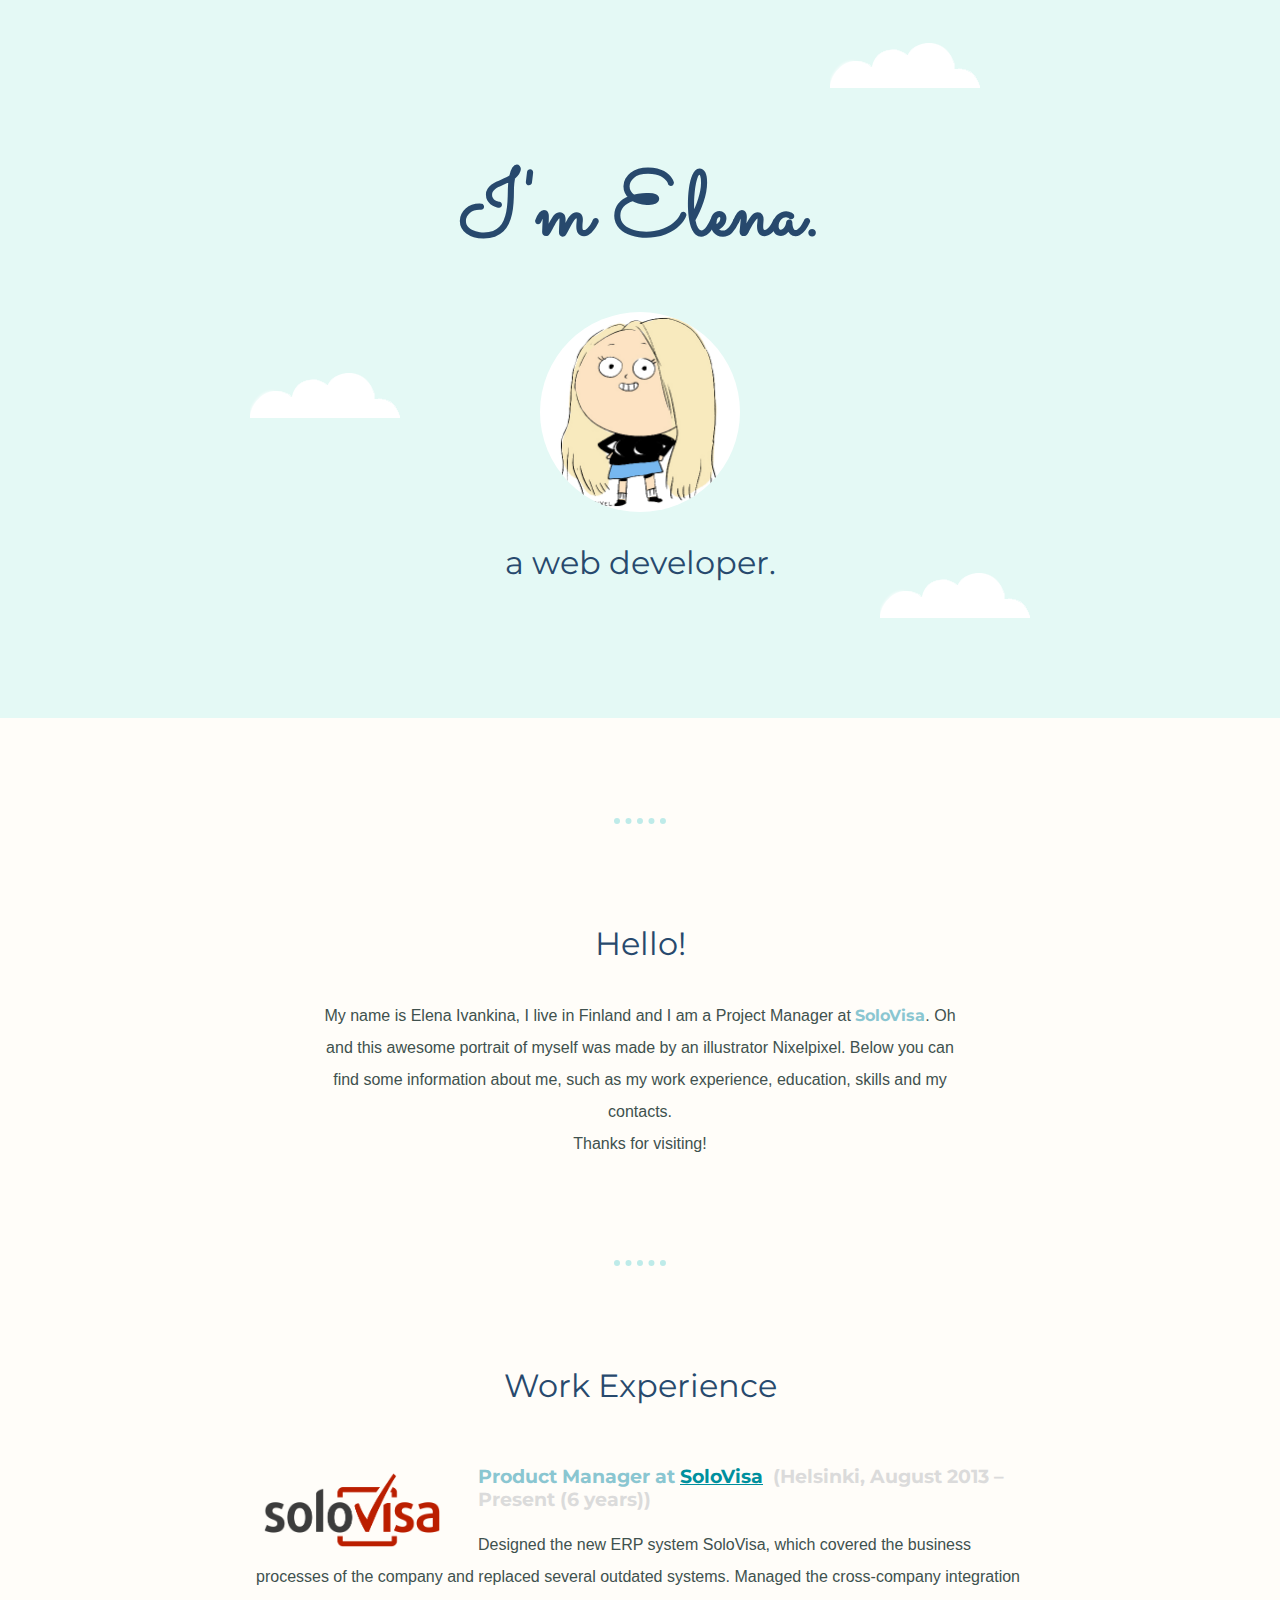
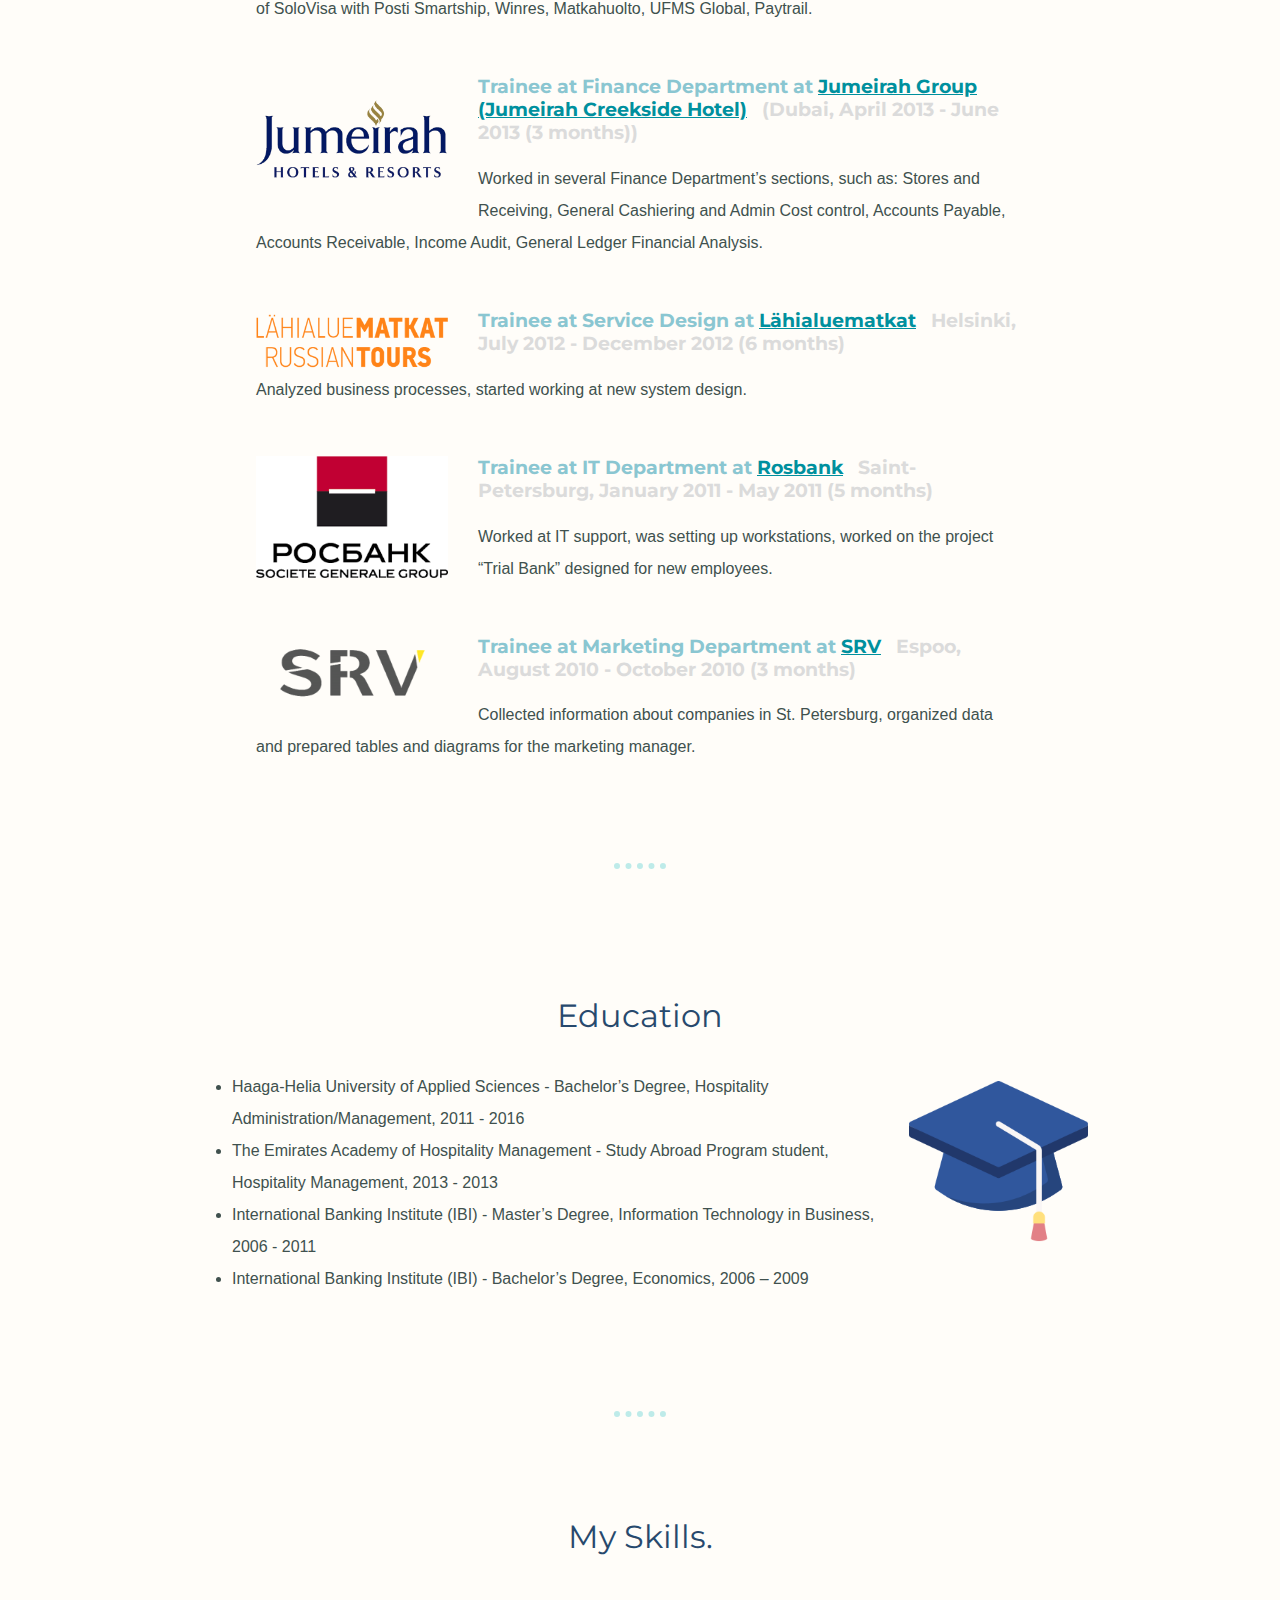
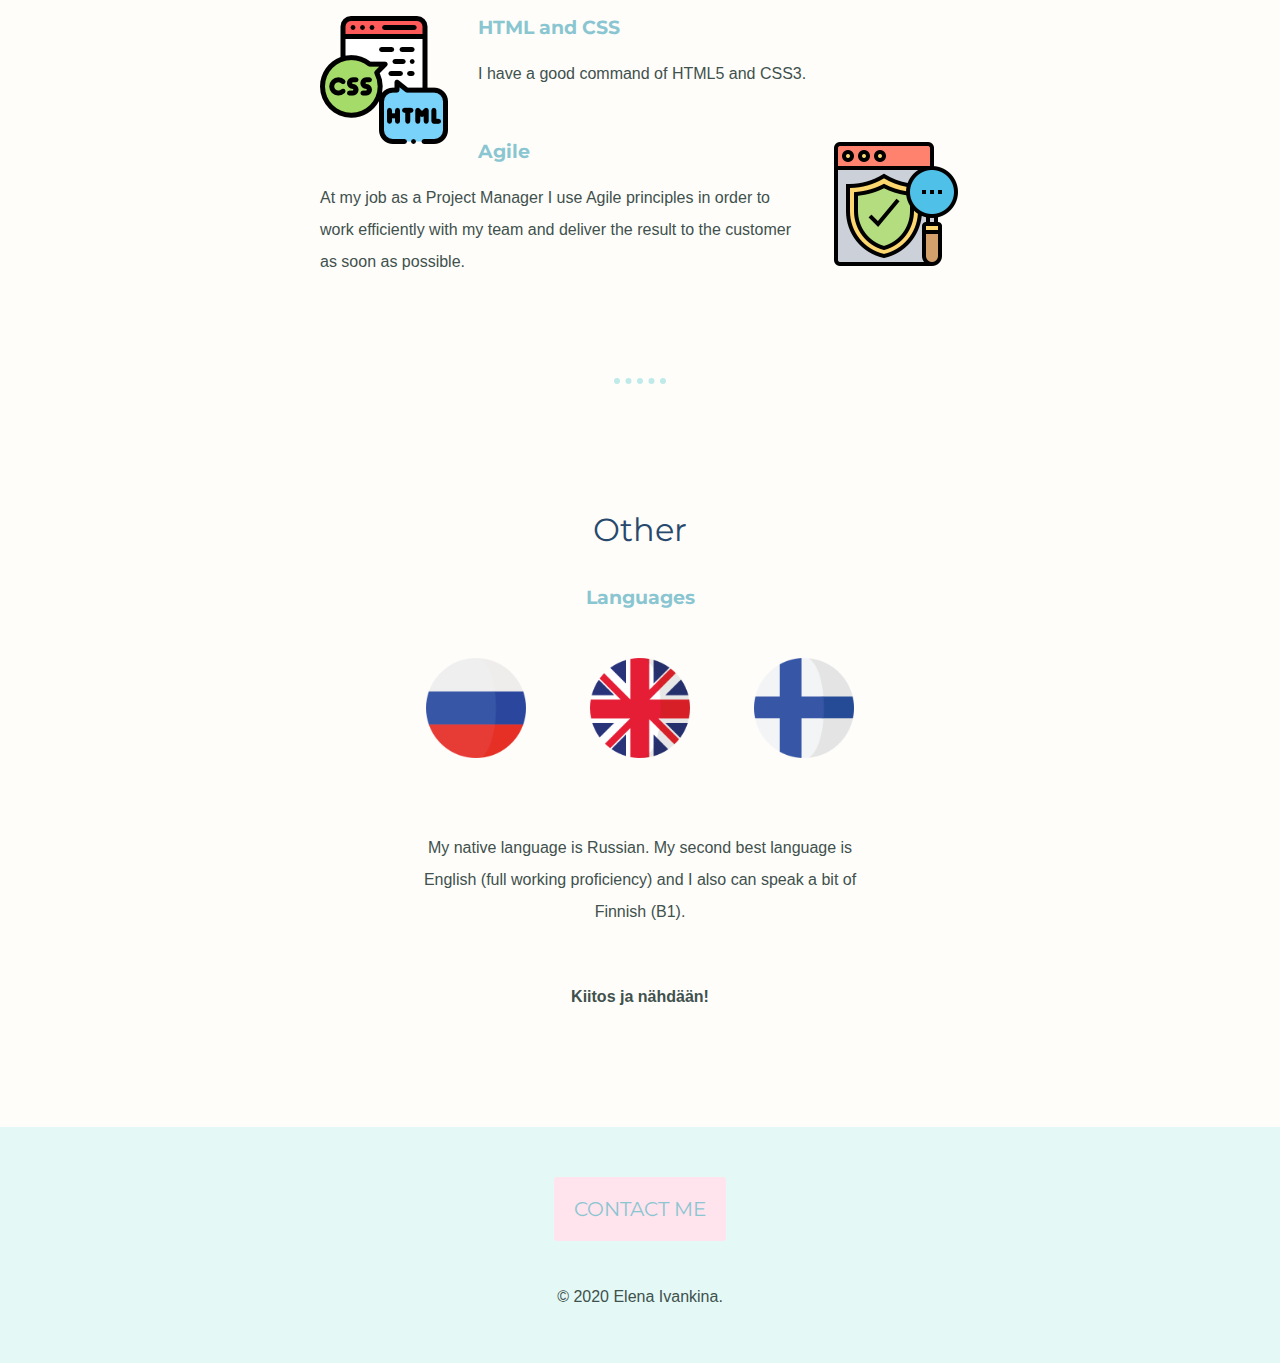
<file: index.html>
<!DOCTYPE html>
<html lang="en" dir="ltr">

<head>
  <meta charset="utf-8">
  <title>Elena Ivankina - personal website</title>
  <link rel="stylesheet" href="css/styles.css" type="text/css">
  <link rel="icon" href="img/favicon.ico">
  <link href="https://fonts.googleapis.com/css?family=Mali|Sacramento|Montserrat&display=swap" rel="stylesheet">
</head>

<body>

  <div class="top-container">
    <img src="img/mycloud.png" alt="cloud-image" class="top-cloud">
    <div class="title-text">
      <h1>I'm Elena.</h1>
      <img class="id-photo" src="img/character.png" alt="mountain-img">
      <h2>a web developer.</h2>
    </div>
    <img src="img/mycloud.png" alt="cloud-image" class="bottom-cloud">
    <img src="img/mycloud.png" alt="cloud-image" class="right-bottom-cloud">
  </div>

  <hr>

  <div class="middle-container">

      <h2>Hello!</h2>
      <p class="profile">My name is Elena Ivankina, I live in Finland and I am a Project Manager at <a href="https://solovisa.fi">SoloVisa</a>.
      Oh and this awesome portrait of myself was made by an illustrator Nixelpixel.
      Below you can find some information about me, such as my work experience, education, skills and my contacts.</p>
      <p class="profile">Thanks for visiting!</p>


    <hr>

    <div class="experience-container">
      <h2>Work Experience</h2>


      <div class="work-row">
        <img class="work-image" src="img/solovisa.png" alt="">
        <h3>Product Manager at <a href="https://solovisa.fi">SoloVisa</a><span class="subheading">(Helsinki, August 2013 – Present (6 years))</span></h3>

        <p class="description">Designed the new ERP system SoloVisa, which covered the business processes of the company and replaced several outdated systems. Managed the cross-company integration of SoloVisa with Posti Smartship, Winres,
          Matkahuolto, UFMS Global, Paytrail.</p>
      </div>

      <div class="work-row">
        <img class="work-image" src="img/jumeirah.png" alt="">
        <h3>Trainee at Finance Department at <a href="https://www.jumeirah.com/en/stay/dubai/jumeirah-creekside-hotel">Jumeirah Group (Jumeirah Creekside Hotel)</a> <span class="subheading">(Dubai, April 2013 - June 2013 (3 months))</span></h3>

        <p class="description">Worked in several Finance Department’s sections, such as: Stores and Receiving, General Cashiering and Admin Cost control, Accounts Payable, Accounts Receivable, Income Audit, General Ledger Financial Analysis.</p>
      </div>

      <div class="work-row">
        <img class="work-image" src="img/lahialuematkat.png" alt="">
        <h3>Trainee at Service Design at <a href="https://www.lahialuematkat.fi/">Lähialuematkat</a> <span class="subheading">Helsinki, July 2012 - December 2012 (6 months)</span></h3>

        <p class="description">Analyzed business processes, started working at new system design.</p>
      </div>

      <div class="work-row">
        <img class="work-image" src="img/rosbank.png" alt="">
        <h3>Trainee at IT Department at <a href="https://www.rosbank.ru/">Rosbank</a> <span class="subheading">Saint-Petersburg, January 2011 - May 2011 (5 months)</span></h3>

        <p class="description">Worked at IT support, was setting up workstations, worked on the project “Trial Bank” designed for new employees.</p>
      </div>

      <div class="work-row">
        <img class="work-image" src="img/srv.png" alt="">
        <h3>Trainee at Marketing Department at <a href="https://www.srv.fi/">SRV</a> <span class="subheading">Espoo, August 2010 - October 2010 (3 months)</span></h3>

        <p class="description">Collected information about companies in St. Petersburg, organized data and prepared tables and diagrams for the marketing manager.</p>
      </div>

    </div>

    <hr>

    <div class="education-container">
      <h2>Education</h2>
      <img class="education-image" src="img/education.png" alt="">
      <ul>
        <li>Haaga-Helia University of Applied Sciences - Bachelor’s Degree, Hospitality Administration/Management, 2011 - 2016 </li>
        <li>The Emirates Academy of Hospitality Management - Study Abroad Program student, Hospitality Management, 2013 - 2013</li>
        <li>International Banking Institute (IBI) - Master’s Degree, Information Technology in Business, 2006 - 2011</li>
        <li>International Banking Institute (IBI) - Bachelor’s Degree, Economics, 2006 – 2009</li>
      </ul>
    </div>

    <hr>
    <div class="skills">
      <h2>My Skills.</h2>
      <div class="skill-row">
        <img class="html-image" src="img/browser.png" alt="">
        <h3>HTML and CSS</h3>
        <p>I have a good command of HTML5 and CSS3.</p>
      </div>
      <div class="skill-row">
        <img class="agile-image" src="img/agile.png" alt="">
        <h3>Agile</h3>
        <p>At my job as a Project Manager I use Agile principles in order to work efficiently with my team and deliver the result to the customer as soon as possible.</p>
      </div>
    </div>

    <hr>

    <div class="other-container">
      <h2>Other</h2>
      <h3>Languages</h3>
      <img class="flags" src="img/rus.png" alt="">
      <img class="flags" src="img/eng.png" alt="">
      <img class="flags" src="img/fin.png" alt="">
      <p class="message">My native language is Russian. My second best language is English (full working proficiency) and I also can speak a bit of Finnish (B1).</p>
      <h4>Kiitos ja nähdään!</h4>
    </div>
  </div>


  <footer>
    <a class="contact-button" href="contacts.html">CONTACT ME</a>
    <p class="copyright">© 2020 Elena Ivankina.</p>
  </footer>

</body>

</html>
</file>
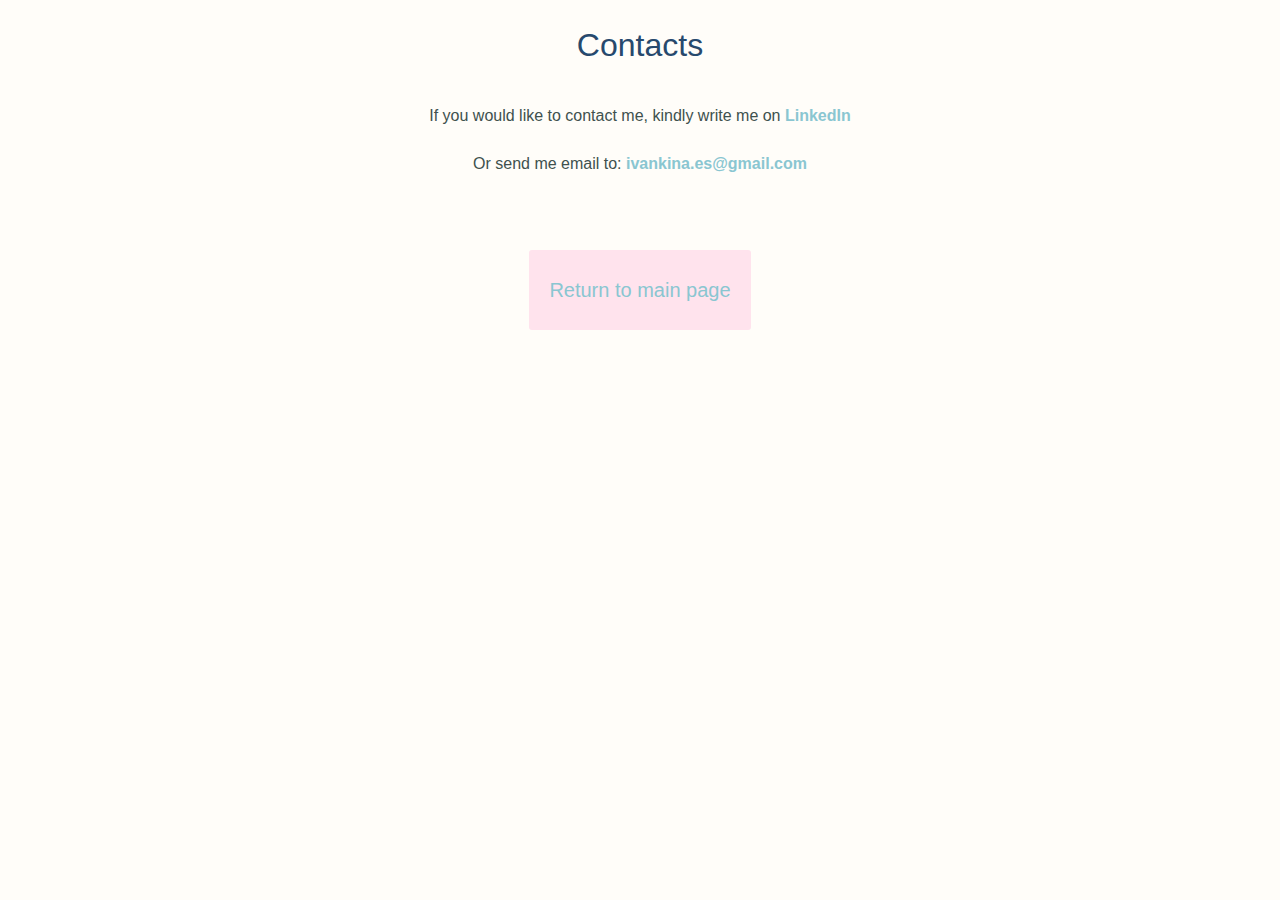
<file: contacts.html>
<!DOCTYPE html>
<html lang="en" dir="ltr">

<head>
  <meta charset="utf-8">
  <title>Elena Ivankina - personal website</title>
  <link rel="stylesheet" href="css/styles.css" type="text/css">
</head>

<body>
  <h2>Contacts</h2>
  <p>If you would like to contact me, kindly write me on <a href="https://www.linkedin.com/in/ivankina/" target="_blank">LinkedIn</a></p>
  <p>Or send me email to: <a href="mailto:ivankina.es@gmail.com">ivankina.es@gmail.com</a></p>
  <br>
<p><a class="contact-button" href="index.html">Return to main page</a></p>
</body>

</html>
</file>
<file: css/styles.css>
/* ############### TAG SELECTORS ############### */
body {
  background-color: #fffdf9;
  font-family: brandon-grotesque, HelveticaNeue-Light, "Helvetica Neue Light", "Helvetica Neue", Helvetica, Arial, "Lucida Grande", sans-serif;
  margin: 0;
  text-align: center;
  color: #40514E;
}

hr {
  border-style: dotted none none;
  border-color: #beebe9;
  border-width: 6px;
  width: 4%;
  margin: 100px auto;
}

h1 {
  color: #27496d;
  margin: 50px auto 0 auto;
  font-family: 'Sacramento', cursive;
  font-size: 5.625rem;
}

h2 {
  font-family: 'Montserrat', sans-serif;
  font-size: 2rem;
  color: #27496d;
  font-weight: normal;
  padding-bottom: 10px;
}

h3 {
  color: #8ac6d1;
  font-family: 'Montserrat', sans-serif;
}

a {
  color: #8ac6d1;
  font-family: 'Montserrat', sans-serif;
  text-decoration: none;
  font-weight: bold;
}

h3 a {
  color: #00909e;
  text-decoration: underline;
}

a:hover {
  color: #af8baf;
}

ul {
  text-align: left;
  line-height: 2;
}

table {
  text-align: left;
}

footer {
  background-color: #E4F9F5;
  padding: 30px 0;
}

p {
  line-height: 2;
}

/* ############### CLASS SELECTORS ############### */



.profile {
  width: 50%;
  margin: auto;
}

.footer-link {
  margin: 10px;
}

.id-photo {
  height: 200px;
  margin: 30px auto 0 auto;
  border-radius: 100%;
  background-color: #ffffff;
}

.contact-button {
  background-color: #ffe3ed;
  padding: 20px;
  text-decoration: none;
  font-size: 20px;
  border-radius: 3px;
  font-weight: normal;
  margin: 20px auto;
  display: inline-block;
}

.contact-button:hover {
  background-color: #f6acc8;
  color: #584153;
}

.subheading {
  margin-bottom: 40px;
}

.top-container {
  background-color: #E4F9F5;
  position: relative;
  padding-top: 100px;
  padding-bottom: 100px;
}

.middle-container {
  margin: 100px 0;
}

.education-container {
  position: relative;
  width: 70%;
  display: inline-block;
}

.skills-container {
  position: relative;
  padding: 20px;
}

.skill-row {
  width: 50%;
  margin: 50px auto;
  text-align: left;
}

.work-row {
  width: 60%;
  margin: 50px auto;
  text-align: left;
}

.other-container {
  position: relative;
  width: 70%;
  display: inline-block;
}

.bottom-cloud {
  position: absolute;
  left: 250px;
  bottom: 300px;
}

.right-bottom-cloud {
  position: absolute;
  right: 250px;
  bottom: 100px;
}

.top-cloud {
  position: absolute;
  right: 300px;
  top: 40px;
}

.html-image {
  width: 20%;
  float: left;
  margin-right: 30px;
}

.agile-image {
  width: 20%;
  float: right;
  margin-left: 30px;
}

.education-image {
  width: 20%;
  float: right;
  margin-left: 30px;
}

.work-image {
  width: 25%;
  float: left;
  margin-right: 30px;
}

.subheading {
  color: #dbdbdb;
  margin: 10px;
}

.description {
  text-align: left;
}

.flags {
  width: 100px;
  margin: 30px;
}

.message {
  width: 50%;
  margin: 40px auto 60px;
}

.copyright {
  margin: 20px 0;
}
</file>
